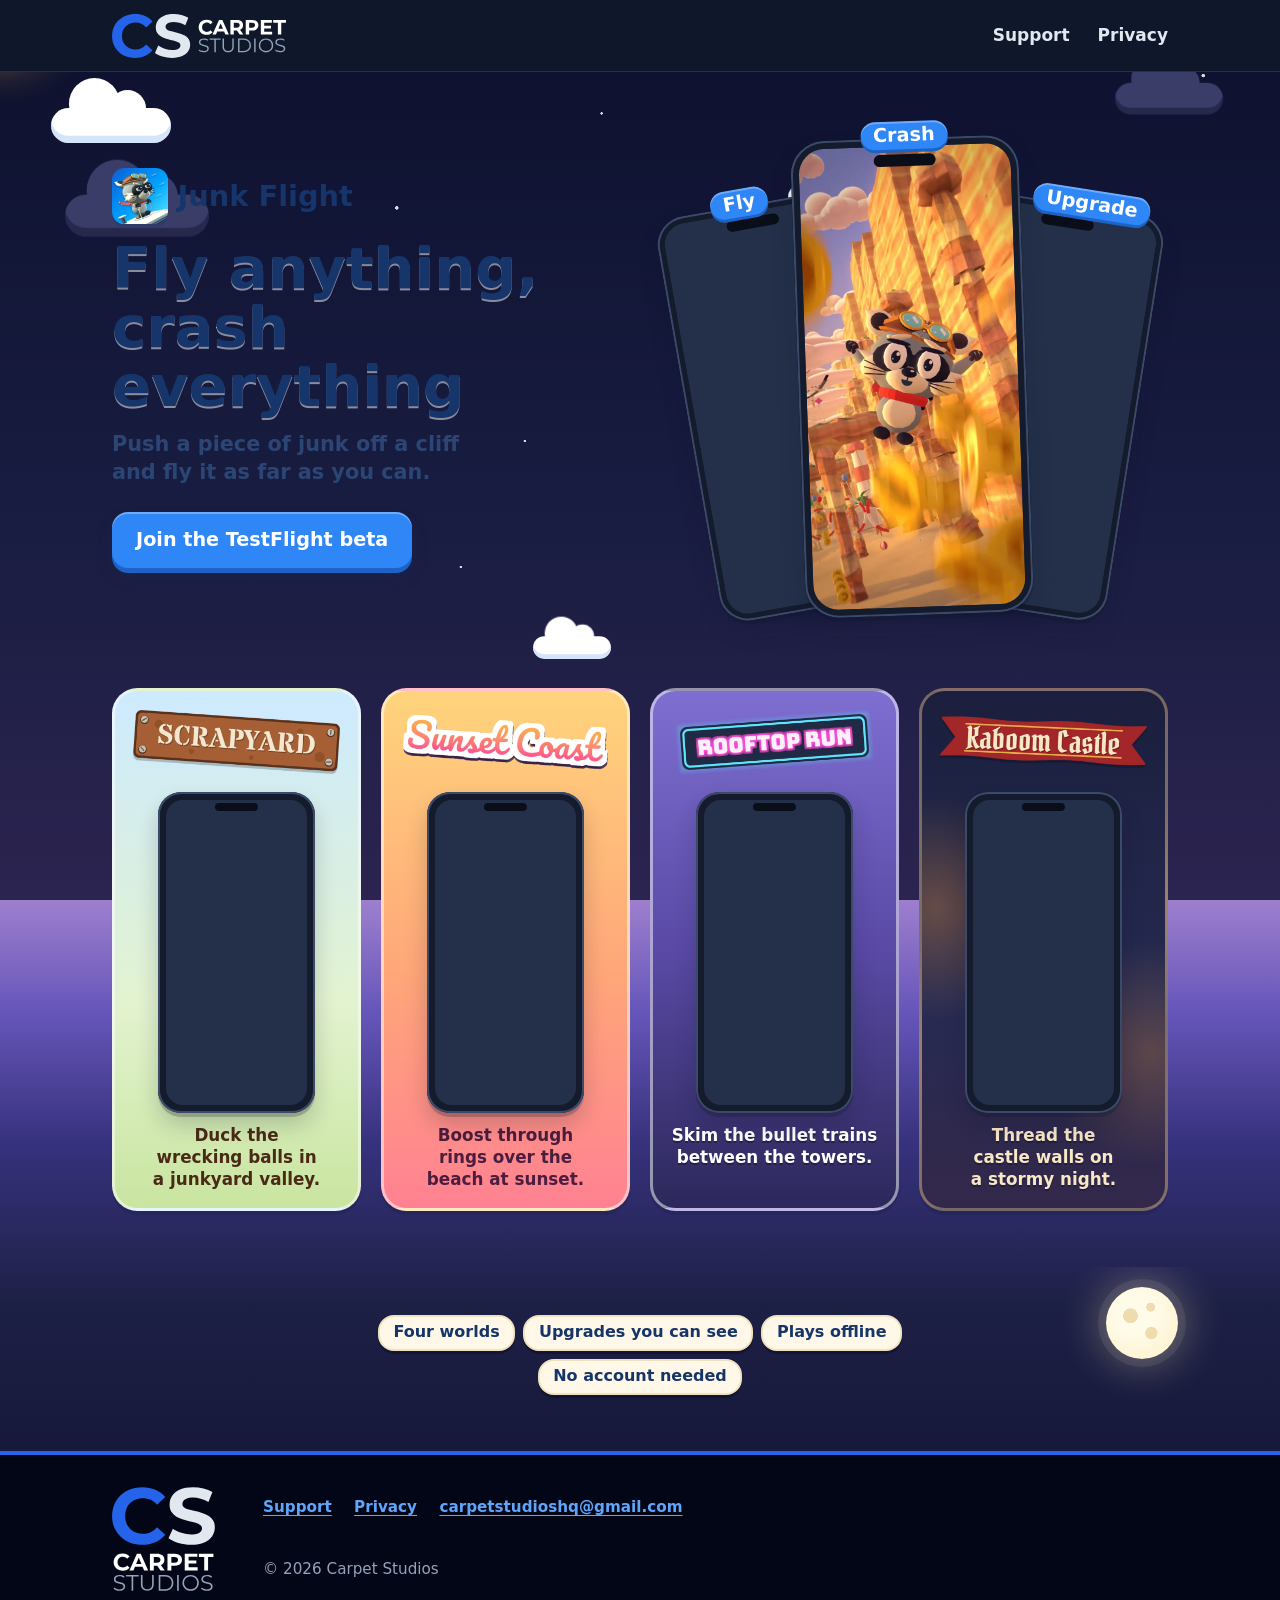
<file: index.html>
<!doctype html>
<html lang="en">
<head>
  <meta charset="utf-8">
  <meta name="viewport" content="width=device-width, initial-scale=1">
  <meta http-equiv="Content-Security-Policy" content="default-src 'none'; img-src 'self'; style-src 'self'; base-uri 'self'; form-action 'none'">
  <title>Junk Flight — Carpet Studios</title>
  <meta name="description" content="Junk Flight, the first game from Carpet Studios: push a piece of junk off a cliff and fly it as far as you can. A 3D launch-and-upgrade game for iPhone, now in TestFlight beta.">
  <meta name="theme-color" content="#0f172a">
  <link rel="icon" href="assets/icons/favicon.svg" type="image/svg+xml">
  <link rel="icon" href="assets/icons/favicon-32.png" sizes="32x32" type="image/png">
  <link rel="icon" href="assets/icons/icon-192.png" sizes="192x192" type="image/png">
  <link rel="apple-touch-icon" href="assets/icons/apple-touch-icon.png">
  <link rel="stylesheet" href="assets/css/site.css">
  <meta property="og:type" content="website">
  <meta property="og:site_name" content="Carpet Studios">
  <meta property="og:url" content="https://carpetstudios.github.io/">
  <meta property="og:title" content="Junk Flight — Carpet Studios">
  <meta property="og:description" content="Push a piece of junk off a cliff and fly it as far as you can. A 3D launch-and-upgrade game for iPhone, now in TestFlight beta.">
  <meta property="og:image" content="https://carpetstudios.github.io/assets/img/og-image.jpg">
  <meta property="og:image:width" content="1200">
  <meta property="og:image:height" content="630">
  <meta property="og:image:alt" content="The Carpet Studios logo beside Junk Flight key art of a raccoon pilot flying a winged portable toilet.">
  <meta name="twitter:card" content="summary_large_image">
  <meta name="twitter:title" content="Junk Flight — Carpet Studios">
  <meta name="twitter:description" content="Push a piece of junk off a cliff and fly it as far as you can. Now in TestFlight beta for iPhone.">
  <meta name="twitter:image" content="https://carpetstudios.github.io/assets/img/og-image.jpg">
  <meta name="twitter:image:alt" content="The Carpet Studios logo beside Junk Flight key art of a raccoon pilot flying a winged portable toilet.">
</head>
<body class="home">
  <a class="skip-link" href="#main">Skip to content</a>

  <!-- The sky behind the page: it passes from morning to a stormy night as
       you scroll (CSS scroll timelines in site.css; no script). With Reduce
       Motion, or where scroll timelines aren't supported, it stays hidden and
       the page shows a still sky instead. -->
  <div class="sky" aria-hidden="true">
    <div class="sky-layer sky-sunset"></div>
    <div class="sky-layer sky-dusk"></div>
    <div class="sky-layer sky-night"></div>
  </div>
  <div class="sky sky-bodies" aria-hidden="true">
    <div class="stars"></div>
    <div class="cloud cloud-1"></div>
    <div class="cloud cloud-2"></div>
    <div class="cloud cloud-3"></div>
    <div class="cloud cloud-storm cloud-4"></div>
    <div class="cloud cloud-storm cloud-5"></div>
    <div class="sun"></div>
  </div>

  <header class="site-header">
    <div class="wrap">
      <a class="site-logo" href="./" aria-current="page">
        <img src="assets/brand/carpet-studios-lockup.svg" width="1438" height="364" alt="Carpet Studios home">
      </a>
      <nav class="site-nav" aria-label="Main">
        <ul>
          <li><a href="support/">Support</a></li>
          <li><a href="privacy/">Privacy</a></li>
        </ul>
      </nav>
    </div>
  </header>

  <main id="main">
    <section class="hero" aria-labelledby="jf-title">
      <div class="hero-text">
        <div class="hero-name">
          <img class="app-icon" src="assets/img/junk-flight-icon.webp" width="192" height="192" alt="">
          <h1 id="jf-title">Junk Flight</h1>
        </div>
        <p class="headline">Fly anything, crash everything</p>
        <p class="pitch">Push a piece of junk off a cliff and fly it as far as you can.</p>
        <a class="btn" href="https://testflight.apple.com/join/bAjfNBZ2">Join the TestFlight beta</a>
      </div>

      <div class="hero-phones">
        <figure class="hero-phone hero-phone-fly">
          <figcaption class="pill">Fly</figcaption>
          <div class="phone">
            <img
              src="assets/img/jf-launch.webp"
              width="660" height="1434" decoding="async"
              alt="The raccoon pilot in goggles blasts off in a shopping cart with tank treads and rocket flames, past a giant coin and a rock wall in the Scrapyard.">
          </div>
        </figure>
        <figure class="hero-phone hero-phone-crash">
          <figcaption class="pill">Crash</figcaption>
          <div class="phone">
            <img
              src="assets/img/jf-crash.webp"
              width="660" height="1434" fetchpriority="high"
              alt="A close-up of the wide-eyed raccoon pilot tumbling through the air beside sandstone rock pillars, with blurred gold coins flying.">
          </div>
        </figure>
        <figure class="hero-phone hero-phone-upgrade">
          <figcaption class="pill">Upgrade</figcaption>
          <div class="phone">
            <img
              src="assets/img/jf-garage.webp"
              width="660" height="1434" decoding="async"
              alt="The garage: a list of upgrades for the Cardboard Box, such as Stone Ramp, Plywood Wings, and Firework Rockets, with coin prices and a preview of the vehicle.">
          </div>
        </figure>
      </div>
    </section>

    <section class="worlds" aria-labelledby="worlds-title">
      <h2 class="visually-hidden" id="worlds-title">Four worlds</h2>
      <div class="worlds-row">
        <article class="world world-scrapyard">
          <h3><img src="assets/img/sticker-scrapyard.webp" width="800" height="270" loading="lazy" decoding="async" alt="Scrapyard"></h3>
          <div class="phone">
            <img
              src="assets/img/jf-scrapyard.webp"
              width="660" height="1434" loading="lazy" decoding="async"
              alt="The raccoon pilot in a winged shopping cart flies over a green junkyard valley toward a swinging wrecking ball and distant cranes.">
          </div>
          <p>Duck the wrecking balls in a junkyard valley.</p>
        </article>

        <article class="world world-sunset">
          <h3><img src="assets/img/sticker-sunset-coast.webp" width="800" height="246" loading="lazy" decoding="async" alt="Sunset Coast"></h3>
          <div class="phone">
            <img
              src="assets/img/jf-boost.webp"
              width="660" height="1434" loading="lazy" decoding="async"
              alt="The raccoon pilot flies a tracked cart with rainbow wings through a red-and-white ring at sunset over the Sunset Coast, with coins and balloons around.">
          </div>
          <p>Boost through rings over the beach at sunset.</p>
        </article>

        <article class="world world-rooftop">
          <h3><img src="assets/img/sticker-rooftop-run.webp" width="800" height="292" loading="lazy" decoding="async" alt="Rooftop Run"></h3>
          <div class="phone">
            <img
              src="assets/img/jf-rooftop.webp"
              width="660" height="1434" loading="lazy" decoding="async"
              alt="The raccoon pilot in a blue portable toilet soars past purple skyscrapers, a water tower, and a bullet train.">
          </div>
          <p>Skim the bullet trains between the towers.</p>
        </article>

        <article class="world world-castle">
          <h3><img src="assets/img/sticker-kaboom-castle.webp" width="800" height="232" loading="lazy" decoding="async" alt="Kaboom Castle"></h3>
          <div class="phone">
            <img
              src="assets/img/jf-castle-b.webp"
              width="660" height="1434" loading="lazy" decoding="async"
              alt="The raccoon pilot rides a winged red vending machine along a stone castle wall, under a raised portcullis.">
          </div>
          <p>Thread the castle walls on a stormy night.</p>
        </article>
      </div>
    </section>

    <section class="facts-band" aria-label="Highlights">
      <div class="stars" aria-hidden="true"></div>
      <div class="moon" aria-hidden="true"></div>
      <ul class="facts">
        <li>Four worlds</li>
        <li>Upgrades you can see</li>
        <li>Plays offline</li>
        <li>No account needed</li>
      </ul>
    </section>
  </main>

  <footer class="site-footer">
    <div class="wrap">
      <a class="site-logo" href="./">
        <img src="assets/brand/carpet-studios-logo.svg" width="647" height="653" alt="Carpet Studios home">
      </a>
      <ul class="footer-links">
        <li><a href="support/">Support</a></li>
        <li><a href="privacy/">Privacy</a></li>
        <li><a href="mailto:carpetstudioshq@gmail.com">carpetstudioshq@gmail.com</a></li>
      </ul>
      <p class="copyright">© 2026 Carpet Studios</p>
    </div>
  </footer>
</body>
</html>
</file>
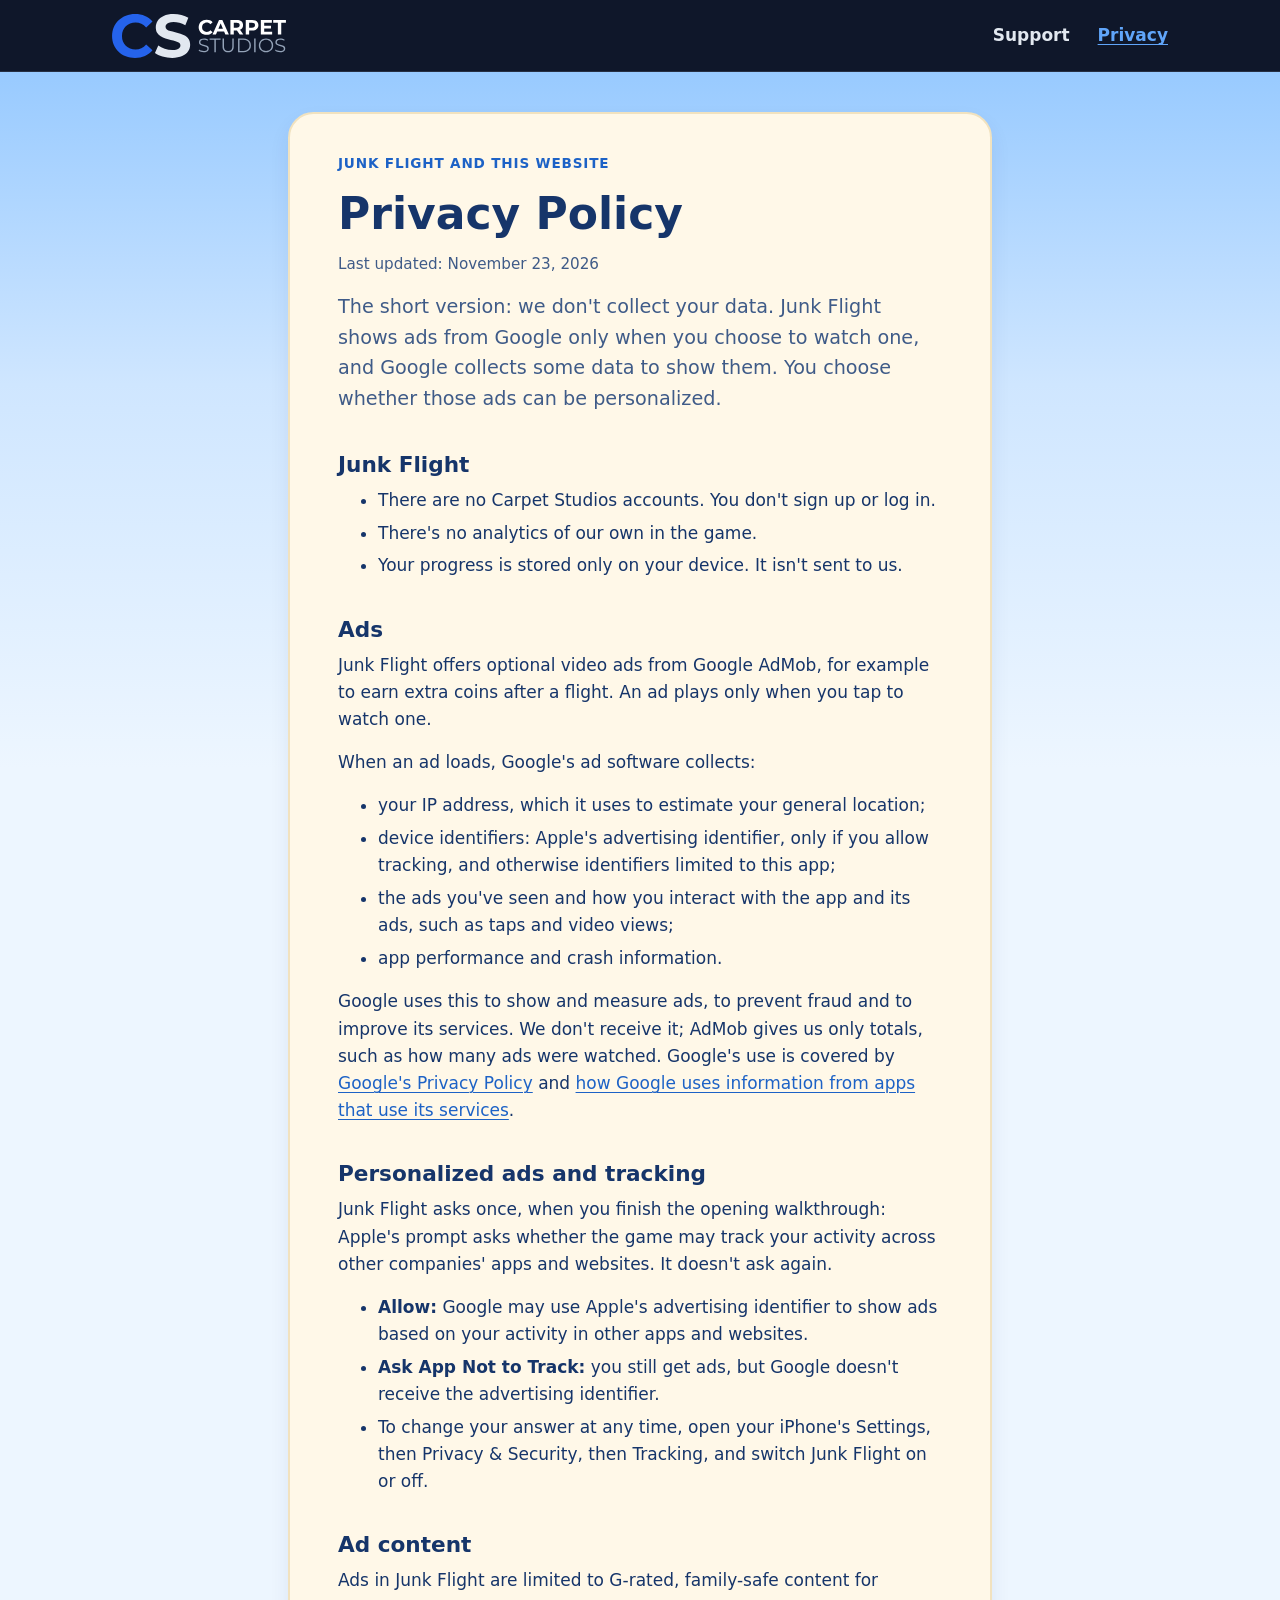
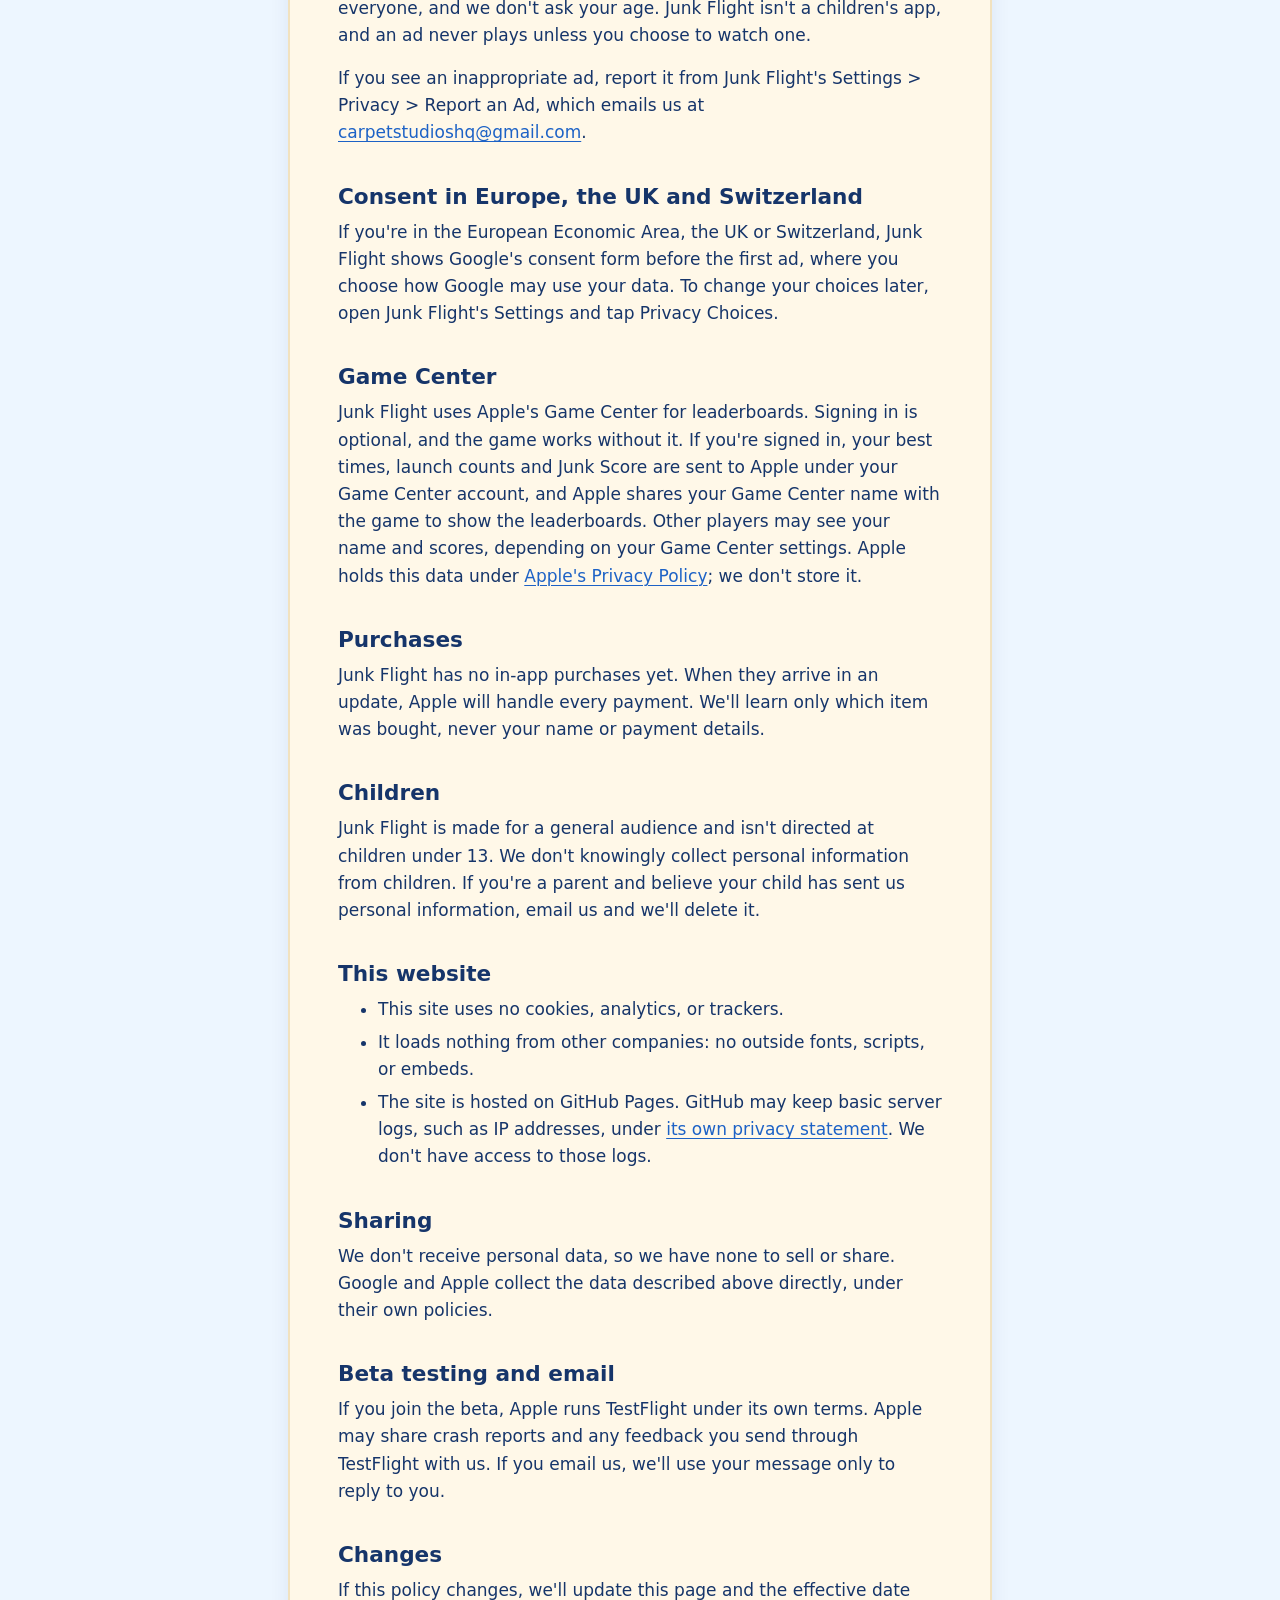
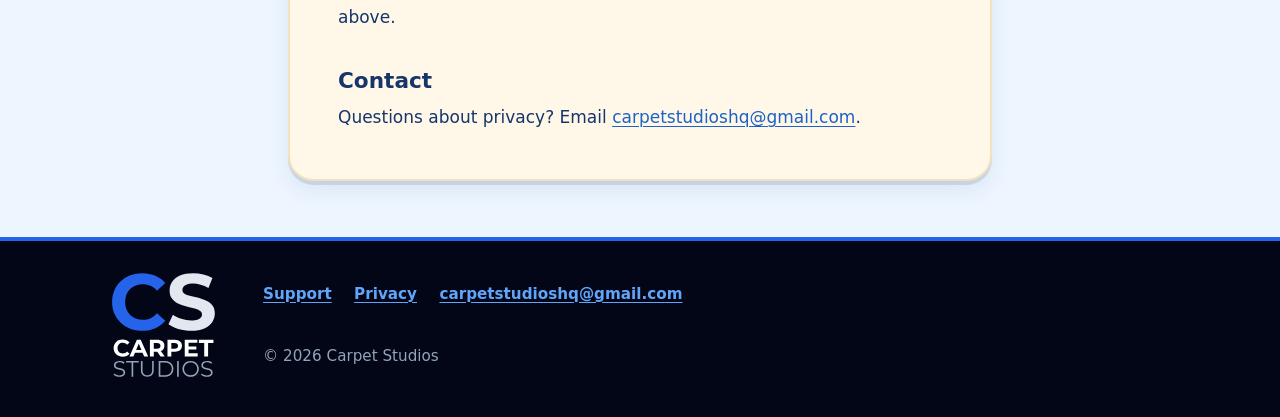
<file: privacy/index.html>
<!doctype html>
<html lang="en">
<head>
  <meta charset="utf-8">
  <meta name="viewport" content="width=device-width, initial-scale=1">
  <meta http-equiv="Content-Security-Policy" content="default-src 'none'; img-src 'self'; style-src 'self'; base-uri 'self'; form-action 'none'">
  <title>Privacy Policy — Carpet Studios</title>
  <meta name="description" content="Privacy policy for Junk Flight and the Carpet Studios website: what the game's ads and Game Center use, and how to change your choices.">
  <meta name="theme-color" content="#0f172a">
  <link rel="icon" href="../assets/icons/favicon.svg" type="image/svg+xml">
  <link rel="icon" href="../assets/icons/favicon-32.png" sizes="32x32" type="image/png">
  <link rel="icon" href="../assets/icons/icon-192.png" sizes="192x192" type="image/png">
  <link rel="apple-touch-icon" href="../assets/icons/apple-touch-icon.png">
  <link rel="stylesheet" href="../assets/css/site.css">
  <meta property="og:type" content="website">
  <meta property="og:site_name" content="Carpet Studios">
  <meta property="og:url" content="https://carpetstudios.github.io/privacy/">
  <meta property="og:title" content="Privacy Policy — Carpet Studios">
  <meta property="og:description" content="Privacy policy for Junk Flight and the Carpet Studios website.">
  <meta property="og:image" content="https://carpetstudios.github.io/assets/img/og-image.jpg">
  <meta property="og:image:width" content="1200">
  <meta property="og:image:height" content="630">
  <meta property="og:image:alt" content="The Carpet Studios logo beside Junk Flight key art of a raccoon pilot flying a winged portable toilet.">
  <meta name="twitter:card" content="summary_large_image">
</head>
<body>
  <a class="skip-link" href="#main">Skip to content</a>

  <header class="site-header">
    <div class="wrap">
      <a class="site-logo" href="../">
        <img src="../assets/brand/carpet-studios-lockup.svg" width="1438" height="364" alt="Carpet Studios home">
      </a>
      <nav class="site-nav" aria-label="Main">
        <ul>
          <li><a href="../support/">Support</a></li>
          <li><a href="./" aria-current="page">Privacy</a></li>
        </ul>
      </nav>
    </div>
  </header>

  <main id="main" class="wrap page">
    <p class="page-eyebrow">Junk Flight and this website</p>
    <h1>Privacy Policy</h1>
    <p class="updated">Last updated: <time datetime="2026-11-23">November 23, 2026</time></p>

    <p class="lede">The short version: we don't collect your data. Junk Flight shows ads from Google only when you choose to watch one, and Google collects some data to show them. You choose whether those ads can be personalized.</p>

    <h2>Junk Flight</h2>
    <ul>
      <li>There are no Carpet Studios accounts. You don't sign up or log in.</li>
      <li>There's no analytics of our own in the game.</li>
      <li>Your progress is stored only on your device. It isn't sent to us.</li>
    </ul>

    <h2>Ads</h2>
    <p>Junk Flight offers optional video ads from Google AdMob, for example to earn extra coins after a flight. An ad plays only when you tap to watch one.</p>
    <p>When an ad loads, Google's ad software collects:</p>
    <ul>
      <li>your IP address, which it uses to estimate your general location;</li>
      <li>device identifiers: Apple's advertising identifier, only if you allow tracking, and otherwise identifiers limited to this app;</li>
      <li>the ads you've seen and how you interact with the app and its ads, such as taps and video views;</li>
      <li>app performance and crash information.</li>
    </ul>
    <p>Google uses this to show and measure ads, to prevent fraud and to improve its services. We don't receive it; AdMob gives us only totals, such as how many ads were watched. Google's use is covered by <a href="https://policies.google.com/privacy">Google's Privacy Policy</a> and <a href="https://policies.google.com/technologies/partner-sites">how Google uses information from apps that use its services</a>.</p>

    <h2>Personalized ads and tracking</h2>
    <p>Junk Flight asks once, when you finish the opening walkthrough: Apple's prompt asks whether the game may track your activity across other companies' apps and websites. It doesn't ask again.</p>
    <ul>
      <li><strong>Allow:</strong> Google may use Apple's advertising identifier to show ads based on your activity in other apps and websites.</li>
      <li><strong>Ask App Not to Track:</strong> you still get ads, but Google doesn't receive the advertising identifier.</li>
      <li>To change your answer at any time, open your iPhone's Settings, then Privacy &amp; Security, then Tracking, and switch Junk Flight on or off.</li>
    </ul>

    <h2>Ad content</h2>
    <p>Ads in Junk Flight are limited to G-rated, family-safe content for everyone, and we don't ask your age. Junk Flight isn't a children's app, and an ad never plays unless you choose to watch one.</p>
    <p>If you see an inappropriate ad, report it from Junk Flight's Settings &gt; Privacy &gt; Report an Ad, which emails us at <a href="mailto:carpetstudioshq@gmail.com">carpetstudioshq@gmail.com</a>.</p>

    <h2>Consent in Europe, the UK and Switzerland</h2>
    <p>If you're in the European Economic Area, the UK or Switzerland, Junk Flight shows Google's consent form before the first ad, where you choose how Google may use your data. To change your choices later, open Junk Flight's Settings and tap Privacy Choices.</p>

    <h2>Game Center</h2>
    <p>Junk Flight uses Apple's Game Center for leaderboards. Signing in is optional, and the game works without it. If you're signed in, your best times, launch counts and Junk Score are sent to Apple under your Game Center account, and Apple shares your Game Center name with the game to show the leaderboards. Other players may see your name and scores, depending on your Game Center settings. Apple holds this data under <a href="https://www.apple.com/legal/privacy/">Apple's Privacy Policy</a>; we don't store it.</p>

    <h2>Purchases</h2>
    <p>Junk Flight has no in-app purchases yet. When they arrive in an update, Apple will handle every payment. We'll learn only which item was bought, never your name or payment details.</p>

    <h2>Children</h2>
    <p>Junk Flight is made for a general audience and isn't directed at children under 13. We don't knowingly collect personal information from children. If you're a parent and believe your child has sent us personal information, email us and we'll delete it.</p>

    <h2>This website</h2>
    <ul>
      <li>This site uses no cookies, analytics, or trackers.</li>
      <li>It loads nothing from other companies: no outside fonts, scripts, or embeds.</li>
      <li>The site is hosted on GitHub Pages. GitHub may keep basic server logs, such as IP addresses, under <a href="https://docs.github.com/en/site-policy/privacy-policies/github-general-privacy-statement">its own privacy statement</a>. We don't have access to those logs.</li>
    </ul>

    <h2>Sharing</h2>
    <p>We don't receive personal data, so we have none to sell or share. Google and Apple collect the data described above directly, under their own policies.</p>

    <h2>Beta testing and email</h2>
    <p>If you join the beta, Apple runs TestFlight under its own terms. Apple may share crash reports and any feedback you send through TestFlight with us. If you email us, we'll use your message only to reply to you.</p>

    <h2>Changes</h2>
    <p>If this policy changes, we'll update this page and the effective date above.</p>

    <h2>Contact</h2>
    <p>Questions about privacy? Email <a href="mailto:carpetstudioshq@gmail.com">carpetstudioshq@gmail.com</a>.</p>
  </main>

  <footer class="site-footer">
    <div class="wrap">
      <a class="site-logo" href="../">
        <img src="../assets/brand/carpet-studios-logo.svg" width="647" height="653" alt="Carpet Studios home">
      </a>
      <ul class="footer-links">
        <li><a href="../support/">Support</a></li>
        <li><a href="./">Privacy</a></li>
        <li><a href="mailto:carpetstudioshq@gmail.com">carpetstudioshq@gmail.com</a></li>
      </ul>
      <p class="copyright">© 2026 Carpet Studios</p>
    </div>
  </footer>
</body>
</html>
</file>
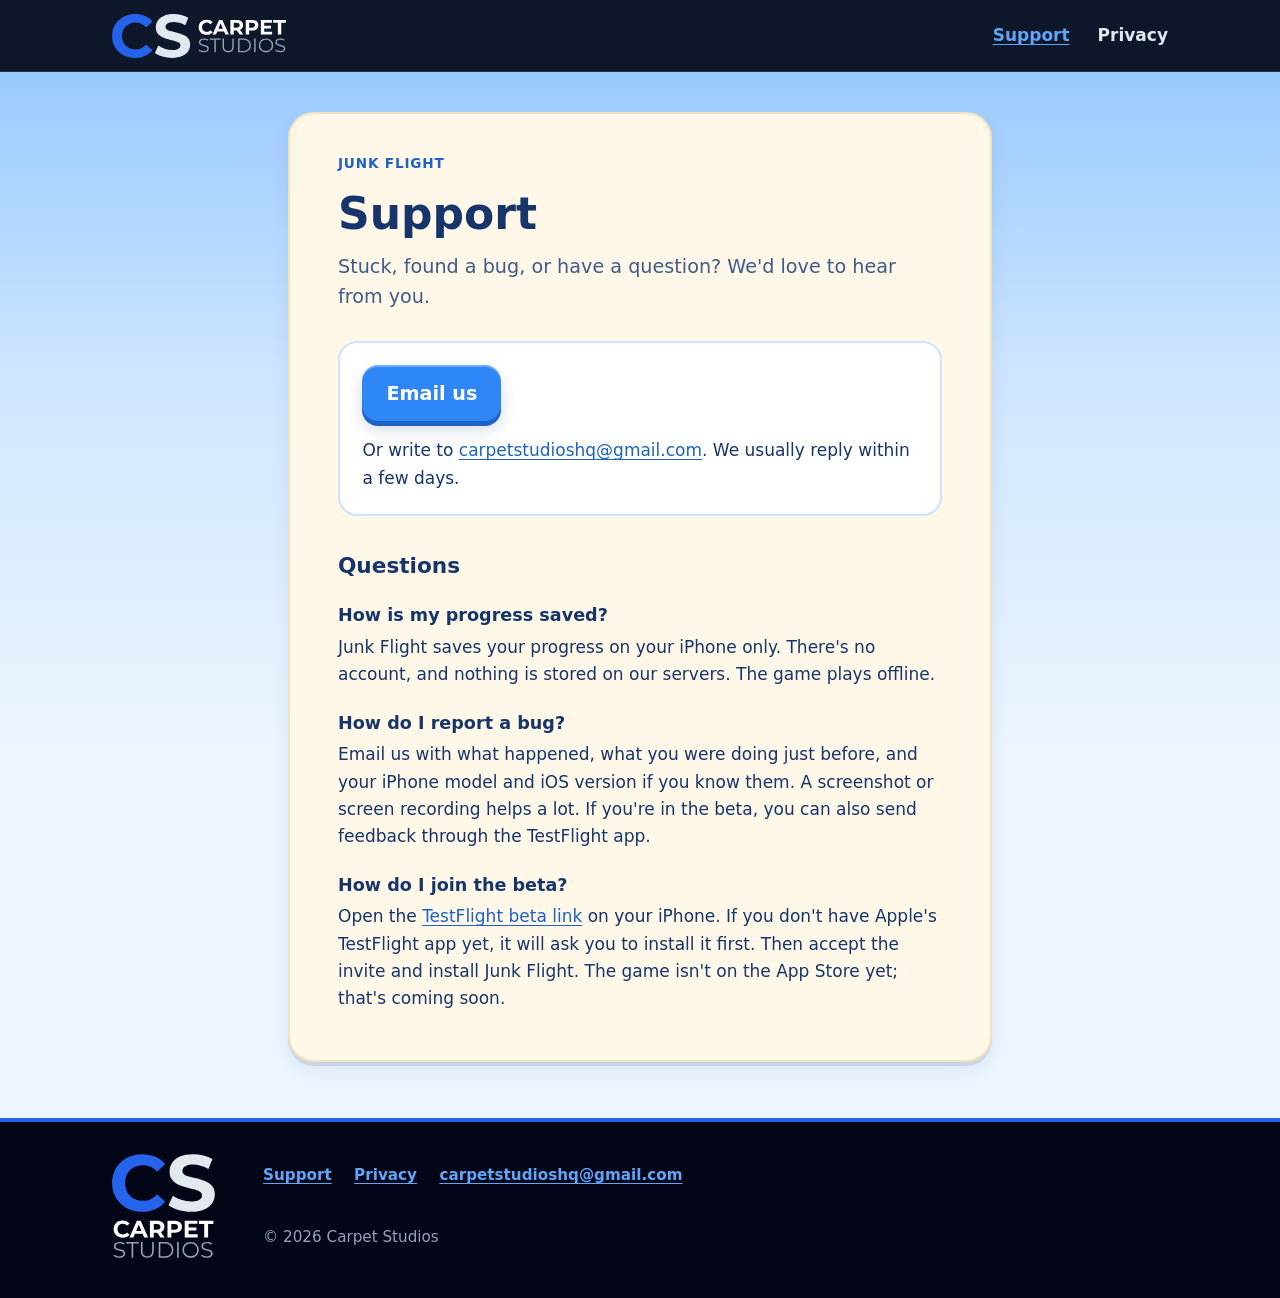
<file: support/index.html>
<!doctype html>
<html lang="en">
<head>
  <meta charset="utf-8">
  <meta name="viewport" content="width=device-width, initial-scale=1">
  <meta http-equiv="Content-Security-Policy" content="default-src 'none'; img-src 'self'; style-src 'self'; base-uri 'self'; form-action 'none'">
  <title>Support — Carpet Studios</title>
  <meta name="description" content="Get help with Junk Flight: contact Carpet Studios, report a bug, or join the TestFlight beta.">
  <meta name="theme-color" content="#0f172a">
  <link rel="icon" href="../assets/icons/favicon.svg" type="image/svg+xml">
  <link rel="icon" href="../assets/icons/favicon-32.png" sizes="32x32" type="image/png">
  <link rel="icon" href="../assets/icons/icon-192.png" sizes="192x192" type="image/png">
  <link rel="apple-touch-icon" href="../assets/icons/apple-touch-icon.png">
  <link rel="stylesheet" href="../assets/css/site.css">
  <meta property="og:type" content="website">
  <meta property="og:site_name" content="Carpet Studios">
  <meta property="og:url" content="https://carpetstudios.github.io/support/">
  <meta property="og:title" content="Support — Carpet Studios">
  <meta property="og:description" content="Get help with Junk Flight: contact us, report a bug, or join the TestFlight beta.">
  <meta property="og:image" content="https://carpetstudios.github.io/assets/img/og-image.jpg">
  <meta property="og:image:width" content="1200">
  <meta property="og:image:height" content="630">
  <meta property="og:image:alt" content="The Carpet Studios logo beside Junk Flight key art of a raccoon pilot flying a winged portable toilet.">
  <meta name="twitter:card" content="summary_large_image">
</head>
<body>
  <a class="skip-link" href="#main">Skip to content</a>

  <header class="site-header">
    <div class="wrap">
      <a class="site-logo" href="../">
        <img src="../assets/brand/carpet-studios-lockup.svg" width="1438" height="364" alt="Carpet Studios home">
      </a>
      <nav class="site-nav" aria-label="Main">
        <ul>
          <li><a href="./" aria-current="page">Support</a></li>
          <li><a href="../privacy/">Privacy</a></li>
        </ul>
      </nav>
    </div>
  </header>

  <main id="main" class="wrap page">
    <p class="page-eyebrow">Junk Flight</p>
    <h1>Support</h1>
    <p class="lede">Stuck, found a bug, or have a question? We'd love to hear from you.</p>

    <div class="contact-card">
      <p><a class="btn" href="mailto:carpetstudioshq@gmail.com">Email us</a></p>
      <p>Or write to <a href="mailto:carpetstudioshq@gmail.com">carpetstudioshq@gmail.com</a>. We usually reply within a few days.</p>
    </div>

    <h2>Questions</h2>

    <h3>How is my progress saved?</h3>
    <p>Junk Flight saves your progress on your iPhone only. There's no account, and nothing is stored on our servers. The game plays offline.</p>

    <h3>How do I report a bug?</h3>
    <p>Email us with what happened, what you were doing just before, and your iPhone model and iOS version if you know them. A screenshot or screen recording helps a lot. If you're in the beta, you can also send feedback through the TestFlight app.</p>

    <h3>How do I join the beta?</h3>
    <p>Open the <a href="https://testflight.apple.com/join/bAjfNBZ2">TestFlight beta link</a> on your iPhone. If you don't have Apple's TestFlight app yet, it will ask you to install it first. Then accept the invite and install Junk Flight. The game isn't on the App Store yet; that's coming soon.</p>
  </main>

  <footer class="site-footer">
    <div class="wrap">
      <a class="site-logo" href="../">
        <img src="../assets/brand/carpet-studios-logo.svg" width="647" height="653" alt="Carpet Studios home">
      </a>
      <ul class="footer-links">
        <li><a href="./">Support</a></li>
        <li><a href="../privacy/">Privacy</a></li>
        <li><a href="mailto:carpetstudioshq@gmail.com">carpetstudioshq@gmail.com</a></li>
      </ul>
      <p class="copyright">© 2026 Carpet Studios</p>
    </div>
  </footer>
</body>
</html>
</file>
<file: assets/css/site.css>
/* Carpet Studios — shared styles. Phone first; the shell and text pages
   have one breakpoint at 56rem, and the front page adds 40rem and 64rem.
   Pages use Junk Flight's look (sky, toy buttons, cream cards, ocean blue).
   The studio's own colors (slate and blue, from its logos) appear only in
   the header and footer. */

:root {
  /* Studio shell: header and footer only */
  --studio-bg: #0f172a;       /* slate 900, the background the logos are drawn for */
  --studio-deep: #020617;     /* slate 950 */
  --studio-text: #e2e8f0;     /* slate 200 */
  --studio-soft: #94a3b8;     /* slate 400 */
  --studio-blue: #2563eb;     /* blue 600, the logo's "C" */
  --studio-link: #60a5fa;     /* blue 400, readable on slate */
  --studio-line: rgb(148 163 184 / 0.18);

  /* Junk Flight */
  --ocean: #2f86f6;           /* the game's accent */
  --ocean-lip: #1d62c6;       /* button lip; also links on light colors */
  --navy: #16356a;
  --navy-soft: #3f5b88;
  --cream: #fff8e8;
  --cream-edge: #f1e2bf;
  --sky-top: #8cc4ff;
  --sky-mid: #cfe6ff;
  --sky-low: #edf6ff;

  --font: system-ui, -apple-system, "Segoe UI", Roboto, "Helvetica Neue", Arial, sans-serif;
  --font-round: ui-rounded, "SF Pro Rounded", "Arial Rounded MT Bold", system-ui, -apple-system, sans-serif;

  --gutter: 1rem;
  --max: 70rem;
  --header-h: 3.5rem;
  --card-shadow: 0 4px 0 rgb(22 53 106 / 0.12), 0 10px 20px rgb(22 53 106 / 0.08);

  color-scheme: light;
}

*,
*::before,
*::after {
  box-sizing: border-box;
}

html {
  -webkit-text-size-adjust: 100%;
  text-size-adjust: 100%;
}

body {
  margin: 0;
  min-height: 100vh;
  display: flex;
  flex-direction: column;
  background:
    linear-gradient(180deg, var(--sky-top) 0, var(--sky-mid) 24rem, var(--sky-low) 48rem) no-repeat,
    var(--sky-low);
  color: var(--navy);
  font: 1.0625rem/1.6 var(--font);
}

main {
  flex: 1;
}

img {
  display: block;
  max-width: 100%;
  height: auto;
}

a {
  color: var(--ocean-lip);
  text-underline-offset: 0.18em;
  text-decoration-thickness: 0.08em;
}

a:hover {
  text-decoration-thickness: 0.14em;
}

:focus-visible {
  outline: 3px solid var(--navy);
  outline-offset: 3px;
  border-radius: 4px;
}

.wrap {
  width: 100%;
  max-width: var(--max);
  margin-inline: auto;
  padding-inline: var(--gutter);
}

.visually-hidden {
  position: absolute;
  width: 1px;
  height: 1px;
  margin: -1px;
  padding: 0;
  overflow: hidden;
  clip-path: inset(50%);
  white-space: nowrap;
  border: 0;
}

.skip-link {
  position: absolute;
  left: var(--gutter);
  top: -4rem;
  z-index: 10;
  padding: 0.6rem 1rem;
  background: var(--studio-text);
  color: var(--studio-bg);
  font-weight: 700;
  border-radius: 0 0 8px 8px;
}

.skip-link:focus {
  top: 0;
}

/* Header and footer: the studio shell -------------------------------- */

.site-header,
.site-footer {
  color: var(--studio-text);
}

.site-header :focus-visible,
.site-footer :focus-visible {
  outline-color: var(--studio-link);
}

.site-header {
  background: var(--studio-bg);
  box-shadow: inset 0 -1px 0 var(--studio-line); /* inside the height, so the first screen sums exactly */
}

.site-header .wrap {
  display: flex;
  align-items: center;
  justify-content: space-between;
  gap: 1rem;
  height: var(--header-h);
}

.site-logo {
  display: block;
  flex-shrink: 0;
  border-radius: 6px;
}

.site-logo img {
  width: auto;
  height: 2.2rem;
}

.site-nav ul {
  display: flex;
  gap: 1.1rem;
  margin: 0;
  padding: 0;
  list-style: none;
}

.site-nav a {
  color: var(--studio-text);
  font-weight: 600;
  text-decoration: none;
}

.site-nav a:hover,
.site-nav a[aria-current="page"] {
  color: var(--studio-link);
  text-decoration: underline;
}

.site-footer {
  margin-top: auto; /* short pages: the footer sits at the bottom */
  padding-block: 2rem 2.5rem;
  background: var(--studio-deep);
  border-top: 4px solid var(--studio-blue);
  font-size: 0.95rem;
}

.site-footer .wrap {
  display: grid;
  gap: 1.25rem;
}

.site-footer .site-logo img {
  height: 6.5rem;
}

.footer-links {
  display: flex;
  flex-wrap: wrap;
  gap: 0.5rem 1.4rem;
  margin: 0;
  padding: 0;
  list-style: none;
}

.footer-links a {
  color: var(--studio-link);
  font-weight: 600;
  overflow-wrap: anywhere;
}

.copyright {
  margin: 0;
  color: var(--studio-soft);
}

/* Toy button: presses in like the game's buttons ---------------------- */

.btn {
  display: inline-flex;
  align-items: center;
  justify-content: center;
  min-height: 3.5rem;
  padding: 0.7rem 1.5rem;
  background: var(--ocean);
  color: #fff;
  font: 800 1.2rem/1.2 var(--font-round); /* large text: white on #2F86F6 needs 3:1 */
  text-align: center;
  text-decoration: none;
  overflow-wrap: anywhere;
  border-radius: 1rem;
  box-shadow:
    inset 0 2px 0 rgb(255 255 255 / 0.3),
    0 5px 0 var(--ocean-lip),
    0 9px 16px rgb(22 53 106 / 0.18);
  transition: transform 0.1s ease, box-shadow 0.1s ease;
}

.btn:hover {
  transform: translateY(-1px);
  box-shadow:
    inset 0 2px 0 rgb(255 255 255 / 0.3),
    0 6px 0 var(--ocean-lip),
    0 11px 18px rgb(22 53 106 / 0.2);
}

.btn:active {
  transform: translateY(4px);
  box-shadow:
    inset 0 2px 0 rgb(255 255 255 / 0.3),
    0 1px 0 var(--ocean-lip),
    0 3px 6px rgb(22 53 106 / 0.18);
}

/* Front page: the day passing ----------------------------------------
   The sky goes from Scrapyard morning through Sunset Coast and Rooftop Run
   dusk to the Kaboom Castle night. By default it is a still gradient down
   the page, with the sun in the hero and the moon by the footer. Where CSS
   scroll timelines work and Reduce Motion is off, a fixed sky takes over
   (at the end of this section): its layers fade, the sun arcs and sets, the
   moon rises, clouds drift and stars come out, all driven by the scroll
   position and animating only opacity and transforms. */

.home {
  --sky-morning: linear-gradient(180deg, #6db2ff 0%, #a7d3ff 48%, #e2f0ff 100%);
  --sky-sunset: linear-gradient(180deg, #f9907f 0%, #ffb57c 48%, #ffdf98 100%);
  --sky-dusk: linear-gradient(180deg, #37327e 0%, #6656ba 50%, #b08cd4 100%);
  --sky-night: linear-gradient(180deg, #0d102d 0%, #181c40 55%, #2b2450 100%);
  --sun-face: radial-gradient(circle at 40% 38%, #fff8d2 0 16%, #ffe36c 44%, #ffc93c 100%);
  --sun-glow: 0 0 0 0.55rem rgb(255 226 110 / 0.28), 0 0 2.75rem 0.9rem rgb(255 206 84 / 0.42);
  --sun-size: 4.75rem;

  background:
    linear-gradient(180deg,
      #6db2ff 0, #a7d3ff 9%, #dcedff 19%,
      #ffe09a 29%, #ffbb7e 38%, #f99a86 45%,
      #b08cd4 53%, #6656ba 62%, #37327e 70%,
      #1d2045 80%, #0d102d 100%) no-repeat,
    #0d102d;
}

/* The fixed sky only shows when it can follow the scroll (see the end of
   this section). */
.sky {
  display: none;
}

/* Phone frames, drawn in CSS. Sizes are percentages of the frame's width
   (padding) and of its own box (radius, notch), so a frame scales with the
   width it is given. */
.phone {
  position: relative;
  width: 100%;
  padding: 3.6%;
  background: #141b2d;
  border-radius: 15% / 7%;
  box-shadow:
    inset 0 0 0 2px #3c4a6a,
    0 4px 0 rgb(13 20 40 / 0.22),
    0 12px 22px rgb(13 20 40 / 0.2);
}

.phone::after { /* the Dynamic Island */
  content: "";
  position: absolute;
  top: 3.3%;
  left: 50%;
  width: 27%;
  height: 2.7%;
  translate: -50% 0;
  border-radius: 999px;
  background: #0a0e19;
}

.phone img {
  width: 100%;
  aspect-ratio: 660 / 1434;
  object-fit: cover;
  border-radius: 12% / 5.6%;
  background: #24304a;
}

/* Small label pill: white on ocean blue needs large text (3:1). */
.pill {
  margin: 0;
  padding: 0.1rem 0.8rem 0.15rem;
  background: var(--ocean);
  color: #fff;
  font: 900 1.2rem/1.25 var(--font-round);
  border-radius: 999px;
  box-shadow: inset 0 2px 0 rgb(255 255 255 / 0.3), 0 3px 0 var(--ocean-lip);
  white-space: nowrap;
}

/* Front page: first screen ------------------------------------------- */

.hero {
  display: flex;
  flex-direction: column;
  align-items: center;
  min-height: calc(100vh - var(--header-h));
  min-height: calc(100svh - var(--header-h));
  padding: 1.25rem var(--gutter) 1.75rem;
  overflow-x: clip;
  text-align: center;
}

.hero-text {
  display: flex;
  flex-direction: column;
  align-items: center;
}

.hero-name {
  display: flex;
  align-items: center;
  gap: 0.6rem;
}

.app-icon {
  width: 2.75rem;
  height: 2.75rem;
  border-radius: 22%;
  box-shadow: 0 3px 0 rgb(22 53 106 / 0.25);
}

.hero h1 {
  margin: 0;
  font: 900 1.4rem/1 var(--font-round);
  color: var(--navy);
}

.headline {
  margin: 0.6rem 0 0;
  max-width: 13em;
  font: 900 clamp(2rem, 9vw, 3.6rem)/1.02 var(--font-round);
  color: var(--navy);
  text-wrap: balance;
  text-shadow: 0 2px 0 rgb(255 255 255 / 0.5);
}

.pitch {
  margin: 0.55rem 0 0;
  max-width: 24rem;
  font: 700 1.05rem/1.35 var(--font-round);
  color: #2b4675; /* darker than --navy-soft: 4.5:1 on the morning sky */
  text-wrap: balance;
}

.hero .btn {
  width: min(100%, 22rem);
  margin-top: 1.1rem;
}

/* Three phones, fanned. The fan sizes itself to the space left on the first
   screen: --w is the middle phone's width, from the box's width or height,
   whichever runs out first. */
.hero-phones {
  position: relative;
  flex: 1 0 20rem;
  width: 100%;
  max-width: 34rem;
  margin-top: 1.4rem;
  container-type: size;
  isolation: isolate;
}

.hero-phones::before { /* the still sun, rising behind the phones */
  content: "";
  position: absolute;
  z-index: -1;
  top: 1%;
  left: 70%;
  width: var(--sun-size);
  aspect-ratio: 1;
  border-radius: 50%;
  background: var(--sun-face);
  box-shadow: var(--sun-glow);
}

.hero-phone {
  --w: min(46cqw, 42cqh);
  position: absolute;
  top: 50%;
  left: 50%;
  display: flex;
  flex-direction: column;
  align-items: center;
  width: var(--w);
  margin: 0;
}

/* The label sits on the top edge, where each phone of the fan shows. */
.hero-phone .pill {
  position: relative;
  z-index: 1;
  margin-bottom: -0.7rem;
}

.hero-phone-crash {
  z-index: 2;
  translate: -50% -50%;
  rotate: -2deg;
}

.hero-phone-fly,
.hero-phone-upgrade {
  width: calc(var(--w) * 0.86);
}

.hero-phone-fly {
  translate: calc(-50% - var(--w) * 0.56) -43%;
  rotate: -10deg;
}

.hero-phone-upgrade {
  translate: calc(-50% + var(--w) * 0.56) -43%;
  rotate: 9deg;
}

/* Side labels lean outward, clear of the middle phone. */
.hero-phone-fly .pill {
  translate: -18% 0;
}

.hero-phone-upgrade .pill {
  translate: 18% 0;
}

/* Front page: four worlds -------------------------------------------- */

.worlds {
  padding: 1.25rem var(--gutter) 3rem;
}

.worlds-row {
  display: grid;
  gap: 1rem;
  max-width: calc(var(--max) - 2 * var(--gutter));
  margin: 0 auto;
}

.world {
  position: relative;
  display: flex;
  flex-direction: column;
  align-items: center;
  gap: 0.75rem;
  padding: 1rem 1rem 1.25rem;
  color: var(--ink);
  text-align: center;
}

/* The card's own sky. It sits in a layer below the content and, on a
   phone, below the moving sun and clouds too, so the day passes across the
   cards instead of hiding behind them. */
.world::before {
  content: "";
  position: absolute;
  inset: 0;
  z-index: -2;
  background: var(--card);
  border: 3px solid var(--edge, rgb(255 255 255 / 0.5));
  border-radius: 1.6rem;
  box-shadow: 0 4px 0 rgb(13 20 40 / 0.14);
}

.world h3 {
  display: flex;
  align-items: center;
  justify-content: center;
  width: 100%;
  height: 5.25rem;
  margin: 0;
}

.world h3 img {
  width: auto;
  max-width: min(100%, 16.5rem);
  max-height: 100%;
}

/* On a phone each card is about two thirds of the screen, so the next one
   peeks in: 13rem is the sticker, line, gaps and padding. */
.world .phone {
  width: clamp(7.5rem, (66svh - 13rem) / 2.09, 12rem);
}

.world p {
  max-width: 18rem;
  margin: 0;
  font: 800 1.1rem/1.3 var(--font-round);
  text-wrap: balance;
}

/* Scrapyard: a fresh morning */
.world-scrapyard {
  --ink: #4a2a17;
  --card: linear-gradient(180deg, #cdeaff 0%, #e3f3d0 60%, #c9e5a0 100%);
}

/* Sunset Coast: a golden sunset */
.world-sunset {
  --ink: #4b1d3f;
  --card: linear-gradient(180deg, #ffd47c 0%, #ffa679 55%, #ff8192 100%);
}

/* Rooftop Run: a lavender dusk */
.world-rooftop {
  --ink: #fff;
  --card: linear-gradient(180deg, #7e6ed0 0%, #5a4aa6 50%, #2c285a 100%);
}

.world-rooftop p,
.world-castle p {
  text-shadow: 0 2px 0 rgb(20 22 48 / 0.55);
}

/* Kaboom Castle: a stormy night lit by torches */
.world-castle {
  --ink: #f8e8c6;
  --edge: rgb(255 214 150 / 0.4);
  --card:
    radial-gradient(10rem 10rem at 6% 42%, rgb(255 160 60 / 0.3), transparent 70%),
    radial-gradient(10rem 10rem at 94% 70%, rgb(255 160 60 / 0.24), transparent 70%),
    linear-gradient(180deg, #1b1f3d 0%, #262a52 60%, #33284a 100%);
}

/* Front page: facts, under the night sky ----------------------------- */

.facts-band {
  position: relative;
  padding: 7rem var(--gutter) 3rem;
  overflow: clip; /* the rising moon comes up from behind the footer */
}

.facts {
  position: relative;
  display: flex;
  flex-wrap: wrap;
  justify-content: center;
  gap: 0.5rem;
  max-width: 46rem;
  margin: 0 auto;
  padding: 0;
  list-style: none;
}

.facts li {
  padding: 0.3rem 0.85rem 0.35rem;
  background: var(--cream);
  border: 2px solid var(--cream-edge);
  border-radius: 1rem;
  box-shadow: 0 3px 0 rgb(0 0 0 / 0.25);
  font: 700 0.9rem/1.35 var(--font-round);
  text-align: center;
}

.moon {
  position: absolute;
  top: 1.5rem;
  left: 14%; /* opposite the phone's sunset */
  width: 3.75rem;
  aspect-ratio: 1;
  border-radius: 50%;
  background:
    radial-gradient(circle at 34% 40%, #efdcae 0 11%, transparent 12%),
    radial-gradient(circle at 63% 64%, #efdcae 0 9%, transparent 10%),
    radial-gradient(circle at 62% 28%, #efdcae 0 6%, transparent 7%),
    radial-gradient(circle at 42% 38%, #fffbe9 0 30%, #fff0c8 100%);
  box-shadow: 0 0 0 0.5rem rgb(255 243 207 / 0.08), 0 0 2.5rem 0.5rem rgb(255 236 190 / 0.3);
}

/* Stars: small dots placed by percent, so one pattern fills any box. */
.stars {
  position: absolute;
  inset: 0;
  pointer-events: none;
  background:
    radial-gradient(circle at 6% 14%, #fff 0 1.5px, transparent 2px),
    radial-gradient(circle at 17% 52%, #fff 0 1px, transparent 1.5px),
    radial-gradient(circle at 24% 8%, #fff 0 1px, transparent 1.5px),
    radial-gradient(circle at 31% 33%, #fff 0 1.5px, transparent 2px),
    radial-gradient(circle at 41% 70%, #fff 0 1px, transparent 1.5px),
    radial-gradient(circle at 47% 18%, #fff 0 1px, transparent 1.5px),
    radial-gradient(circle at 56% 44%, #fff 0 1.5px, transparent 2px),
    radial-gradient(circle at 63% 9%, #fff 0 1px, transparent 1.5px),
    radial-gradient(circle at 71% 58%, #fff 0 1px, transparent 1.5px),
    radial-gradient(circle at 79% 26%, #fff 0 1.5px, transparent 2px),
    radial-gradient(circle at 88% 64%, #fff 0 1px, transparent 1.5px),
    radial-gradient(circle at 94% 12%, #fff 0 1.5px, transparent 2px),
    radial-gradient(circle at 12% 84%, #fff 0 1px, transparent 1.5px),
    radial-gradient(circle at 36% 90%, #fff 0 1px, transparent 1.5px),
    radial-gradient(circle at 84% 88%, #fff 0 1px, transparent 1.5px);
  opacity: 0.85;
}

/* Wider screens ------------------------------------------------------ */

@media (min-width: 40rem) {
  .worlds-row {
    grid-template-columns: repeat(2, minmax(0, 1fr));
    gap: 1.25rem;
  }

  .world {
    isolation: isolate; /* side by side, the cards cover the sun */
  }

  .world .phone {
    width: min(72%, 13rem);
  }
}

@media (min-width: 56rem) {
  .home {
    --sun-size: 6.25rem;
  }

  .hero {
    display: grid;
    grid-template-columns: minmax(0, 1fr) minmax(0, 1fr);
    align-items: center;
    column-gap: 2rem;
    min-height: 0; /* the worlds row peeks in below */
    max-width: var(--max);
    margin-inline: auto;
    padding-block: 1.5rem 2rem;
    text-align: left;
  }

  .hero-text {
    align-items: flex-start;
  }

  .app-icon {
    width: 3.5rem;
    height: 3.5rem;
  }

  .hero h1 {
    font-size: 1.8rem;
  }

  .headline {
    max-width: none;
    margin-top: 1rem;
  }

  .pitch {
    max-width: 26rem;
    margin-top: 0.85rem;
    font-size: 1.3rem;
  }

  .hero .btn {
    width: auto;
    margin-top: 1.6rem;
  }

  .hero-phones {
    flex: none;
    height: clamp(26rem, 100svh - var(--header-h) - 7rem, 34rem);
    max-width: none;
    margin-top: 0;
  }

  .hero-phones::before {
    top: 0;
    left: 66%;
  }

  .worlds {
    padding-block: 1rem 3.5rem;
  }

  .facts-band {
    padding-block: 3rem 3.5rem;
  }

  .moon {
    top: 1.25rem;
    left: auto;
    right: 8%; /* opposite the sunset on the left */
    width: 4.5rem;
  }

  .facts li {
    font-size: 1rem;
  }
}

@media (min-width: 64rem) {
  .worlds-row {
    grid-template-columns: repeat(4, minmax(0, 1fr));
  }

  .world h3 {
    height: 4.75rem;
  }

  .world p {
    font-size: 1.05rem;
  }
}

/* The day passing, where the sky can follow the scroll --------------- */

@supports (animation-timeline: scroll()) {
  @media (prefers-reduced-motion: no-preference) {
    .home {
      /* Where each part of the day falls, as a share of the scroll. The
         phone stack is long, so the day lines up with its cards; on wider
         screens the four worlds share one row. */
      --sun-range: 0% 76%;
      --moon-range: 80% 100%;
      /* On a phone the sun keeps to the open margin right of the world
         shots: up from behind the hero phones, then down to set. */
      --sun-x0: 76vw; --sun-y0: 24rem; /* just under the button */
      --sun-x1: 86vw; --sun-y1: 12vh;
      --sun-x2: 84vw; --sun-y2: 92vh;
      --moon-drop: 18rem;
    }

    /* Two fixed layers: the sky's colors at the back, and the sun, clouds
       and stars at the front, with the phone's world cards between them. */
    .sky {
      display: block;
      position: fixed;
      top: 0;
      left: 0;
      z-index: -3;
      width: 100%;
      height: 100lvh;
      overflow: hidden;
      pointer-events: none;
      background: var(--sky-morning);
    }

    .sky-bodies {
      z-index: -1;
      background: none;
    }

    .sky > *,
    .moon,
    .sun::after {
      animation: fade-in linear both;
      animation-timeline: scroll(root);
    }

    .sky-layer {
      position: absolute;
      inset: 0;
    }

    /* Quick fades: blue and orange halfway mixed look grey. */
    .sky-sunset { background: var(--sky-sunset); animation-range: 24% 36%; }
    .sky-dusk { background: var(--sky-dusk); animation-range: 50% 62%; }
    .sky-night { background: var(--sky-night); animation-range: 72% 85%; }

    .sky .stars {
      bottom: 30%;
      animation-range: 78% 96%;
    }

    .facts-band .stars,
    .hero-phones::before {
      display: none;
    }

    .sun {
      position: absolute;
      top: 0;
      left: 0;
      width: var(--sun-size);
      aspect-ratio: 1;
      margin: calc(var(--sun-size) / -2) 0 0 calc(var(--sun-size) / -2);
      border-radius: 50%;
      background: var(--sun-face);
      box-shadow: var(--sun-glow);
      animation-name: sun-x, sun-y;
      animation-range: var(--sun-range);
    }

    .sun::after { /* turns orange as it sets */
      content: "";
      position: absolute;
      inset: 0;
      border-radius: 50%;
      background: radial-gradient(circle at 40% 38%, #ffe0a8 0 14%, #ffa04c 52%, #ff7438 100%);
      animation-range: 30% 70%;
    }

    .cloud {
      animation-name: cloud-drift;
      animation-range: 0% 58%;
    }

    .cloud-storm {
      animation-name: storm-in;
      animation-range: 72% 92%;
    }

    .moon {
      animation-name: moon-rise;
      animation-range: var(--moon-range);
    }

    /* Toy clouds: a flat-bottomed bar with two puffs on top. */
    .cloud {
      position: absolute;
      width: 7.5rem;
      height: 2.2rem;
      border-radius: 999px;
      background: #fff;
      box-shadow: inset 0 -0.45rem 0 rgb(150 190 240 / 0.4);
    }

    .cloud::before,
    .cloud::after {
      content: "";
      position: absolute;
      border-radius: 50%;
      background: inherit;
    }

    .cloud::before {
      width: 3.2rem;
      height: 3.2rem;
      left: 1.1rem;
      bottom: 0.85rem;
    }

    .cloud::after {
      width: 2.3rem;
      height: 2.3rem;
      left: 3.6rem;
      bottom: 1rem;
    }

    .cloud-1 { top: 15vh; left: -1.5rem; --drift: 2rem; }
    .cloud-2 { top: 33vh; right: -2rem; scale: 0.8; --drift: -1.5rem; }
    .cloud-3 { top: 66vh; left: 8vw; scale: 0.65; --drift: 1rem; }

    .cloud-storm {
      background: #3a3d68;
      box-shadow: inset 0 -0.45rem 0 rgb(14 16 40 / 0.45);
    }

    .cloud-4 { top: 22vh; left: 6vw; scale: 1.2; }
    .cloud-5 { top: 9vh; right: 4vw; scale: 0.9; }

    @media (min-width: 56rem) {
      .home {
        --sun-range: 0% 66%;
        --moon-range: 56% 100%;
        --sun-x0: 90vw; --sun-y0: 24vh;
        --sun-x1: 55vw; --sun-y1: 9vh;
        --sun-x2: 4vw; --sun-y2: 86vh;
        --moon-drop: 9rem;
      }

      .sky-sunset { animation-range: 16% 30%; }
      .sky-dusk { animation-range: 40% 54%; }
      .sky-night { animation-range: 62% 78%; }
      .sky .stars { animation-range: 66% 86%; }
      .cloud-storm { animation-range: 62% 82%; }

      .cloud-1 { top: 12vh; left: 4vw; }
      .cloud-2 { top: 20vh; right: 30vw; }
      .cloud-3 { top: 70vh; left: 40vw; }
    }
  }
}

@keyframes fade-in {
  from { opacity: 0; }
  to { opacity: 1; }
}

@keyframes sun-x {
  from { translate: var(--sun-x0) 0; }
  35% { translate: var(--sun-x1) 0; }
  to { translate: var(--sun-x2) 0; }
}

@keyframes sun-y {
  from {
    transform: translateY(var(--sun-y0));
    animation-timing-function: cubic-bezier(0.25, 0.6, 0.45, 1);
  }
  35% {
    transform: translateY(var(--sun-y1));
    animation-timing-function: cubic-bezier(0.55, 0, 0.75, 0.4);
  }
  85% { opacity: 1; }
  to {
    transform: translateY(var(--sun-y2));
    opacity: 0;
  }
}

@keyframes cloud-drift {
  from { transform: translate(0, 0); opacity: 0.92; }
  70% { opacity: 0.92; }
  to { transform: translate(var(--drift, 0), -40vh); opacity: 0; }
}

@keyframes storm-in {
  from { opacity: 0; transform: translateY(3rem); }
  to { opacity: 0.9; transform: translateY(0); }
}

@keyframes moon-rise {
  from { transform: translateY(var(--moon-drop)); }
  to { transform: translateY(0); }
}

/* Text pages (privacy, support, 404): a cream card on the sky --------- */

.page {
  flex: none;
  width: calc(100% - 2 * var(--gutter));
  max-width: 44rem;
  margin: 1.5rem auto 2.5rem;
  padding: 1.75rem 1.25rem 1.25rem;
  background: var(--cream);
  border: 2px solid var(--cream-edge);
  border-radius: 1.6rem;
  box-shadow: var(--card-shadow);
}

.page-eyebrow {
  margin: 0 0 0.4rem;
  font: 800 0.85rem/1.4 var(--font-round);
  letter-spacing: 0.06em;
  text-transform: uppercase;
  color: var(--ocean-lip);
}

.page h1 {
  margin: 0 0 0.75rem;
  font: 900 clamp(2rem, 7vw, 2.75rem)/1.15 var(--font-round);
}

.page h2 {
  margin: 2.25rem 0 0.5rem;
  font: 900 1.35rem/1.3 var(--font-round);
}

.page h3 {
  margin: 1.5rem 0 0.35rem;
  font: 800 1.1rem/1.35 var(--font-round);
}

.page p,
.page ul {
  margin: 0 0 1rem;
}

.page li + li {
  margin-top: 0.35rem;
}

.lede {
  font-size: 1.2rem;
  color: var(--navy-soft);
}

.updated {
  color: var(--navy-soft);
  font-size: 0.95rem;
}

.contact-card {
  margin: 1.75rem 0 0.5rem;
  padding: 1.4rem;
  background: #fff;
  border: 2px solid #cfe2fb;
  border-radius: 1.2rem;
}

.contact-card p:last-child {
  margin-bottom: 0;
}

/* Wider screens: the same page, wider -------------------------------- */

@media (min-width: 56rem) {
  :root {
    --gutter: 2rem;
    --header-h: 4.5rem;
  }

  .site-logo img {
    height: 2.75rem;
  }

  .site-nav ul {
    gap: 1.75rem;
  }

  .page {
    margin-block: 2.5rem 3.5rem;
    padding: 2.5rem 3rem 2rem;
  }

  .site-footer .wrap {
    grid-template-columns: auto 1fr;
    align-items: center;
    column-gap: 3rem;
  }

  .site-footer .site-logo {
    grid-row: span 2;
  }

  .site-footer .copyright {
    grid-column: 2;
  }
}

@media (prefers-reduced-motion: reduce) {
  .btn {
    transition: none;
  }

  .btn:hover,
  .btn:active {
    transform: none;
  }
}
</file>
